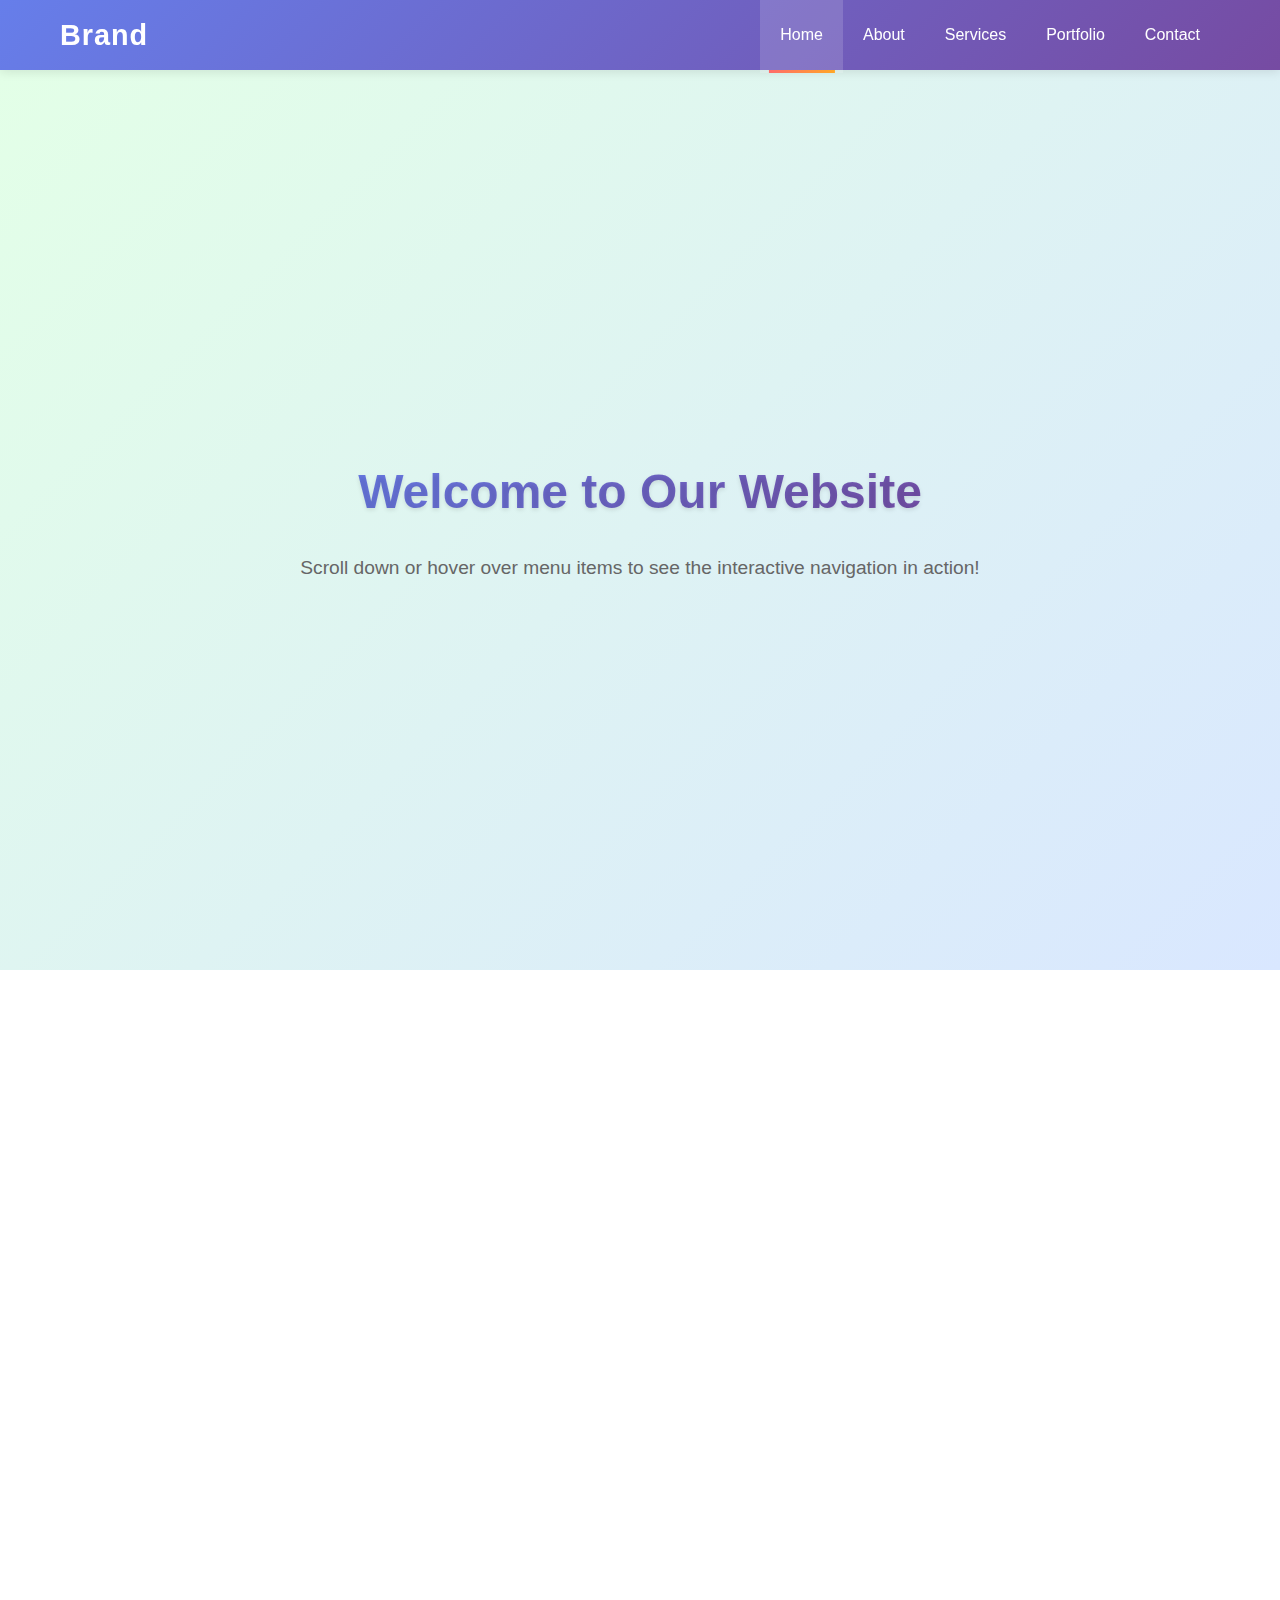
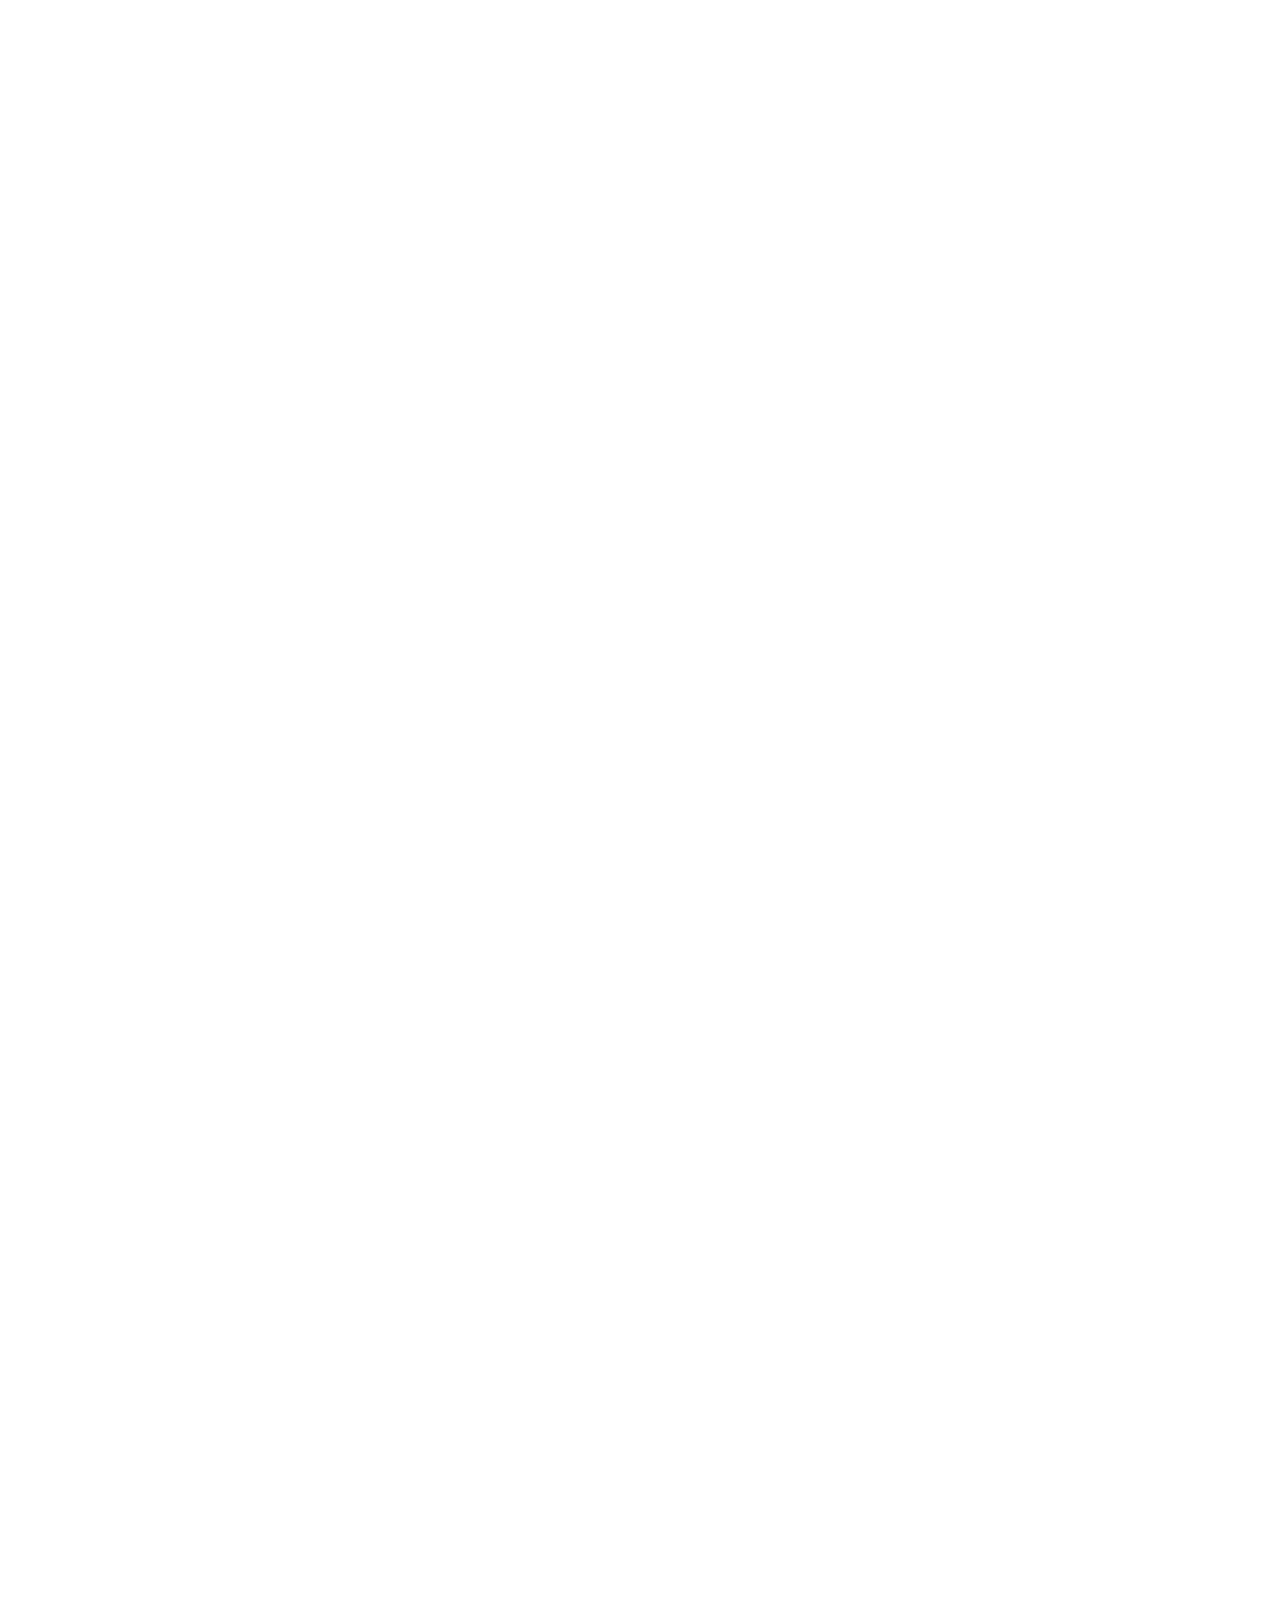
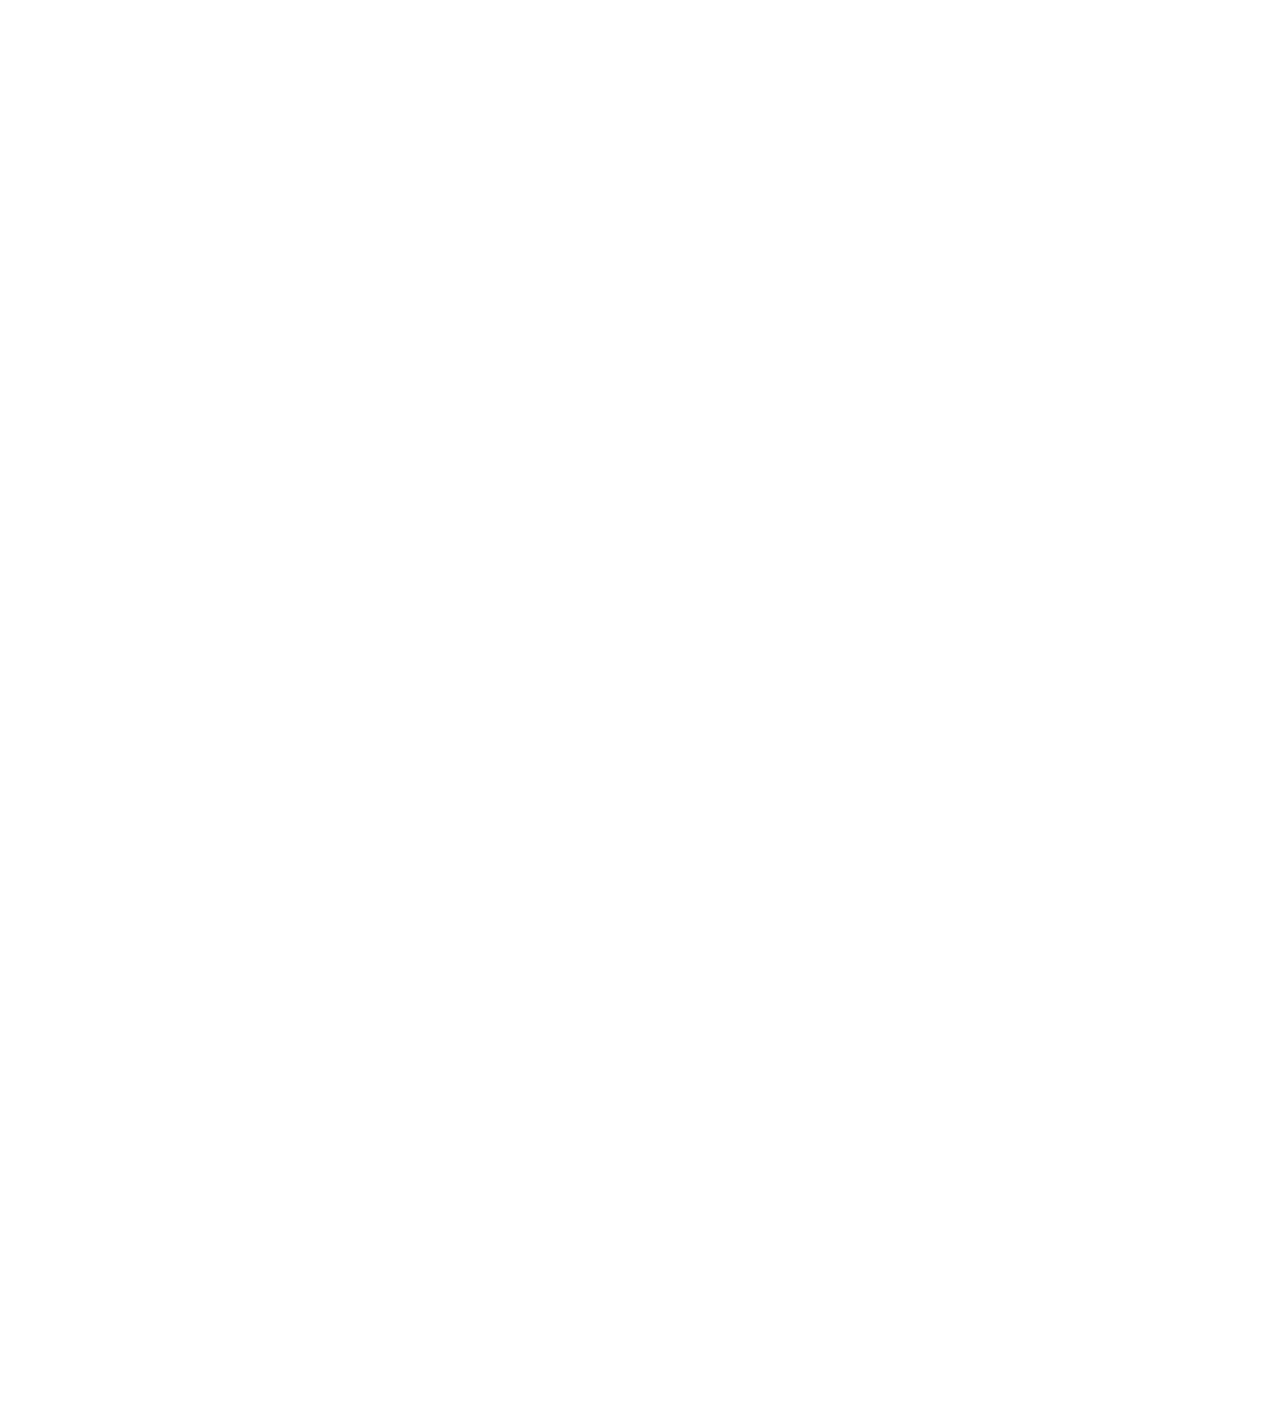
<file: Responsive_Landing_Page/index.html>
<!DOCTYPE html>
<html lang="id">
<head>
    <meta charset="UTF-8">
    <meta name="viewport" content="width=device-width, initial-scale=1.0">
    <title>Interactive Navigation Menu</title>
    <link rel="stylesheet" href="style.css">
</head>
<body>
    <nav class="navbar" id="navbar">
        <div class="nav-container">
            <div class="nav-brand">
                <h2>Brand</h2>
            </div>
            <div class="hamburger" id="hamburger">
                <span class="bar"></span>
                <span class="bar"></span>
                <span class="bar"></span>
            </div>
            <ul class="nav-menu" id="nav-menu">
                <li class="nav-item">
                    <a href="#home" class="nav-link">Home</a>
                </li>
                <li class="nav-item">
                    <a href="#about" class="nav-link">About</a>
                </li>
                <li class="nav-item">
                    <a href="#services" class="nav-link">Services</a>
                </li>
                <li class="nav-item">
                    <a href="#portfolio" class="nav-link">Portfolio</a>
                </li>
                <li class="nav-item">
                    <a href="#contact" class="nav-link">Contact</a>
                </li>
            </ul>
        </div>
    </nav>

    <main>
        <section id="home" class="section">
            <div class="content">
                <h1>Welcome to Our Website</h1>
                <p>Scroll down or hover over menu items to see the interactive navigation in action!</p>
            </div>
        </section>

        <section id="about" class="section">
            <div class="content">
                <h2>About Us</h2>
                <p>This is the about section. Notice how the navigation menu changes when you scroll!</p>
            </div>
        </section>

        <section id="services" class="section">
            <div class="content">
                <h2>Our Services</h2>
                <p>Here are our services. The navigation menu has a fixed position and interactive effects.</p>
            </div>
        </section>

        <section id="portfolio" class="section">
            <div class="content">
                <h2>Portfolio</h2>
                <p>Check out our portfolio. Try hovering over the navigation menu items!</p>
            </div>
        </section>

        <section id="contact" class="section">
            <div class="content">
                <h2>Contact Us</h2>
                <p>Get in touch with us. The navigation remains fixed at the top of the page.</p>
            </div>
        </section>
    </main>

    <script src="script.js"></script>
</body>
</html>
</file>
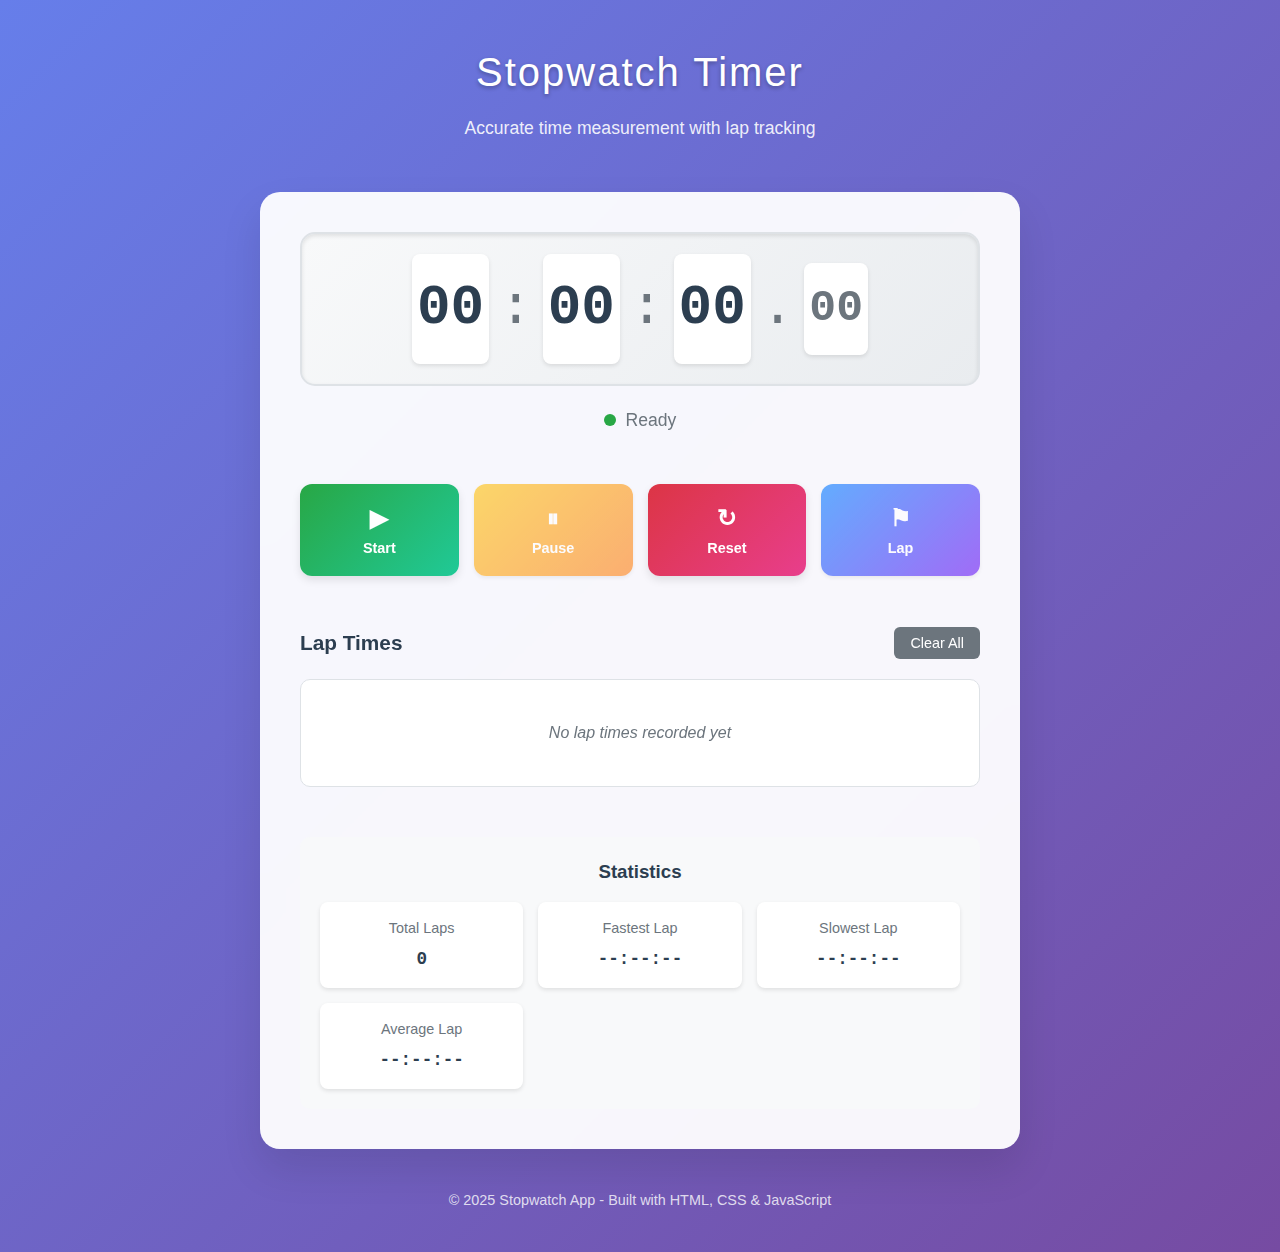
<file: Stopwatch_Web_Application/index.html>
<!DOCTYPE html>
<html lang="id">
<head>
    <meta charset="UTF-8">
    <meta name="viewport" content="width=device-width, initial-scale=1.0">
    <title>Stopwatch Web Application</title>
    <link rel="stylesheet" href="style.css">
</head>
<body>
    <div class="container">
        <header class="app-header">
            <h1>Stopwatch Timer</h1>
            <p>Accurate time measurement with lap tracking</p>
        </header>

        <main class="stopwatch-container">
            <!-- Display Utama -->
            <div class="display-section">
                <div class="time-display" id="timeDisplay">
                    <span class="time-part hours" id="hours">00</span>
                    <span class="separator">:</span>
                    <span class="time-part minutes" id="minutes">00</span>
                    <span class="separator">:</span>
                    <span class="time-part seconds" id="seconds">00</span>
                    <span class="separator">.</span>
                    <span class="time-part milliseconds" id="milliseconds">00</span>
                </div>
                
                <div class="status-indicator" id="statusIndicator">
                    <div class="status-dot"></div>
                    <span class="status-text">Ready</span>
                </div>
            </div>

            <!-- Kontrol Buttons -->
            <div class="controls-section">
                <button class="btn btn-start" id="startBtn">
                    <span class="btn-icon">▶</span>
                    <span class="btn-text">Start</span>
                </button>
                
                <button class="btn btn-pause" id="pauseBtn" disabled>
                    <span class="btn-icon">⏸</span>
                    <span class="btn-text">Pause</span>
                </button>
                
                <button class="btn btn-reset" id="resetBtn">
                    <span class="btn-icon">↻</span>
                    <span class="btn-text">Reset</span>
                </button>
                
                <button class="btn btn-lap" id="lapBtn" disabled>
                    <span class="btn-icon">⚑</span>
                    <span class="btn-text">Lap</span>
                </button>
            </div>

            <!-- Lap Times Section -->
            <div class="lap-section">
                <div class="lap-header">
                    <h3>Lap Times</h3>
                    <button class="btn-clear-laps" id="clearLapsBtn">Clear All</button>
                </div>
                
                <div class="lap-container" id="lapContainer">
                    <div class="no-laps" id="noLaps">
                        <span>No lap times recorded yet</span>
                    </div>
                </div>
            </div>

            <!-- Stats Section -->
            <div class="stats-section" id="statsSection">
                <h3>Statistics</h3>
                <div class="stats-grid">
                    <div class="stat-item">
                        <span class="stat-label">Total Laps</span>
                        <span class="stat-value" id="totalLaps">0</span>
                    </div>
                    <div class="stat-item">
                        <span class="stat-label">Fastest Lap</span>
                        <span class="stat-value" id="fastestLap">--:--:--</span>
                    </div>
                    <div class="stat-item">
                        <span class="stat-label">Slowest Lap</span>
                        <span class="stat-value" id="slowestLap">--:--:--</span>
                    </div>
                    <div class="stat-item">
                        <span class="stat-label">Average Lap</span>
                        <span class="stat-value" id="averageLap">--:--:--</span>
                    </div>
                </div>
            </div>
        </main>

        <footer class="app-footer">
            <p>&copy; 2025 Stopwatch App - Built with HTML, CSS & JavaScript</p>
        </footer>
    </div>

    <script src="script.js"></script>
</body>
</html>
</file>
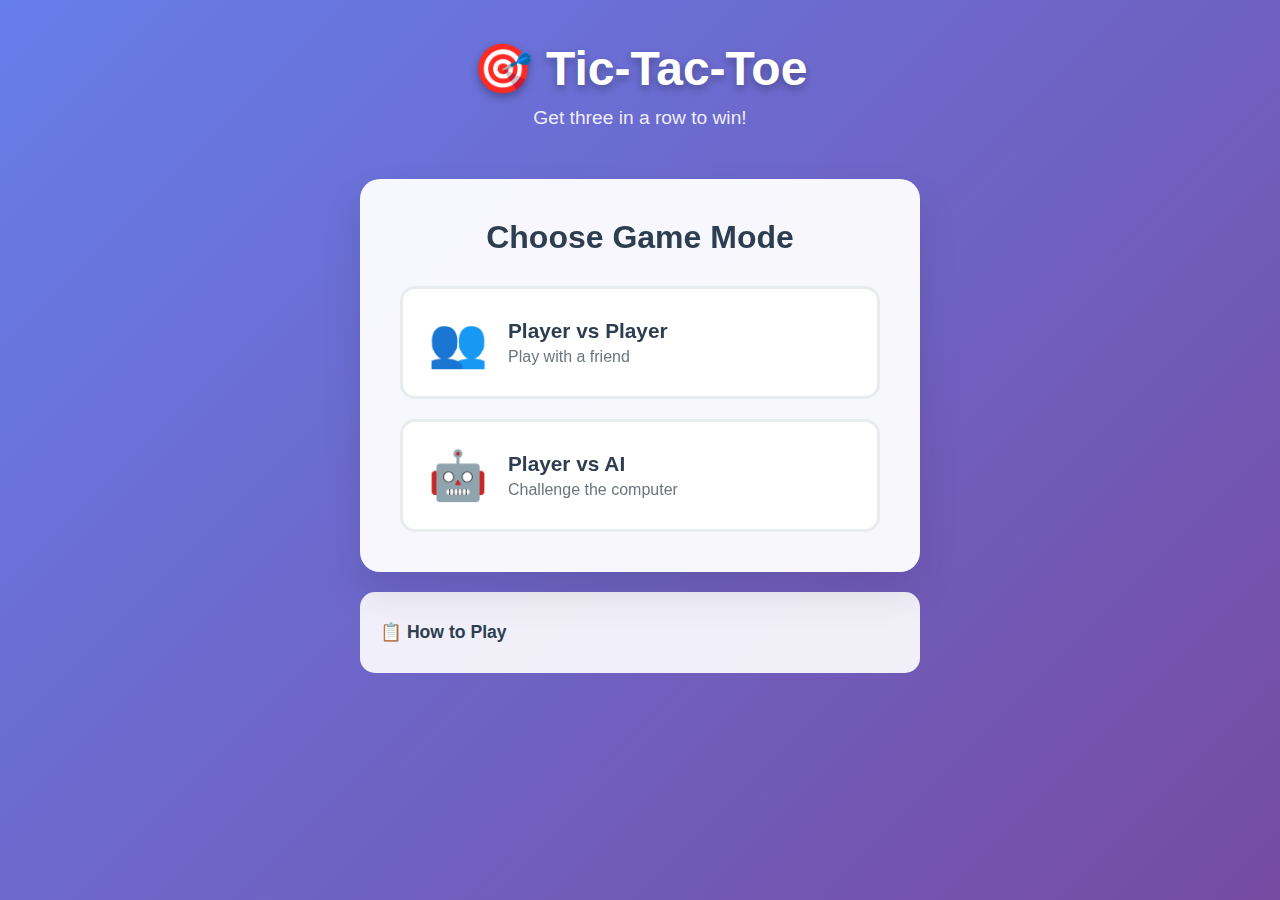
<file: Tic-Tac-Toe_Web_Application/index.html>
<!DOCTYPE html>
<html lang="id">
<head>
    <meta charset="UTF-8">
    <meta name="viewport" content="width=device-width, initial-scale=1.0">
    <title>Tic-Tac-Toe Game</title>
    <link rel="stylesheet" href="style.css">
</head>
<body>
    <div class="container">
        <header class="game-header">
            <h1>🎯 Tic-Tac-Toe</h1>
            <p>Get three in a row to win!</p>
        </header>

        <!-- Game Mode Selection -->
        <div class="mode-selection" id="modeSelection">
            <h2>Choose Game Mode</h2>
            <div class="mode-buttons">
                <button class="mode-btn" id="pvpMode">
                    <div class="mode-icon">👥</div>
                    <div class="mode-text">
                        <h3>Player vs Player</h3>
                        <p>Play with a friend</p>
                    </div>
                </button>
                <button class="mode-btn" id="pvcMode">
                    <div class="mode-icon">🤖</div>
                    <div class="mode-text">
                        <h3>Player vs AI</h3>
                        <p>Challenge the computer</p>
                    </div>
                </button>
            </div>
        </div>

        <!-- AI Difficulty Selection -->
        <div class="difficulty-selection hidden" id="difficultySelection">
            <h2>Choose AI Difficulty</h2>
            <div class="difficulty-buttons">
                <button class="diff-btn" data-level="easy">
                    <span class="diff-icon">😊</span>
                    <span>Easy</span>
                </button>
                <button class="diff-btn" data-level="medium">
                    <span class="diff-icon">😐</span>
                    <span>Medium</span>
                </button>
                <button class="diff-btn" data-level="hard">
                    <span class="diff-icon">😈</span>
                    <span>Hard</span>
                </button>
            </div>
        </div>

        <!-- Game Area -->
        <main class="game-area hidden" id="gameArea">
            <!-- Game Info -->
            <div class="game-info">
                <div class="player-info">
                    <div class="player" id="player1Info">
                        <div class="player-avatar">❌</div>
                        <div class="player-details">
                            <h3 id="player1Name">Player 1</h3>
                            <div class="score" id="player1Score">0</div>
                        </div>
                    </div>
                    
                    <div class="vs-indicator">
                        <span>VS</span>
                    </div>
                    
                    <div class="player" id="player2Info">
                        <div class="player-avatar">⭕</div>
                        <div class="player-details">
                            <h3 id="player2Name">Player 2</h3>
                            <div class="score" id="player2Score">0</div>
                        </div>
                    </div>
                </div>

                <!-- Current Turn -->
                <div class="turn-indicator">
                    <span id="turnText">Player 1's Turn</span>
                    <div class="turn-symbol" id="turnSymbol">❌</div>
                </div>
            </div>

            <!-- Game Board -->
            <div class="game-board" id="gameBoard">
                <div class="cell" data-index="0"></div>
                <div class="cell" data-index="1"></div>
                <div class="cell" data-index="2"></div>
                <div class="cell" data-index="3"></div>
                <div class="cell" data-index="4"></div>
                <div class="cell" data-index="5"></div>
                <div class="cell" data-index="6"></div>
                <div class="cell" data-index="7"></div>
                <div class="cell" data-index="8"></div>
            </div>

            <!-- Game Status -->
            <div class="game-status">
                <div class="status-message" id="statusMessage">Make your move!</div>
                <div class="game-controls">
                    <button class="btn btn-secondary" id="resetGame">🔄 Reset Game</button>
                    <button class="btn btn-primary" id="newGame">🎮 New Game</button>
                    <button class="btn btn-tertiary" id="changeMode">⚙️ Change Mode</button>
                </div>
            </div>

            <!-- Game Stats -->
            <div class="game-stats">
                <div class="stat-item">
                    <span class="stat-label">Games Played</span>
                    <span class="stat-value" id="gamesPlayed">0</span>
                </div>
                <div class="stat-item">
                    <span class="stat-label">Player 1 Wins</span>
                    <span class="stat-value" id="player1Wins">0</span>
                </div>
                <div class="stat-item">
                    <span class="stat-label">Player 2 Wins</span>
                    <span class="stat-value" id="player2Wins">0</span>
                </div>
                <div class="stat-item">
                    <span class="stat-label">Draws</span>
                    <span class="stat-value" id="draws">0</span>
                </div>
            </div>
        </main>

        <!-- Winner Modal -->
        <div class="modal hidden" id="winnerModal">
            <div class="modal-content">
                <div class="winner-animation">
                    <div class="confetti"></div>
                    <div class="confetti"></div>
                    <div class="confetti"></div>
                </div>
                <div class="winner-symbol" id="winnerSymbol">🏆</div>
                <h2 id="winnerText">Player 1 Wins!</h2>
                <p id="winnerSubtext">Congratulations on your victory!</p>
                <div class="modal-buttons">
                    <button class="btn btn-primary" id="playAgain">🎮 Play Again</button>
                    <button class="btn btn-secondary" id="backToMenu">🏠 Main Menu</button>
                </div>
            </div>
        </div>

        <!-- Game Rules -->
        <div class="game-rules">
            <details>
                <summary>📋 How to Play</summary>
                <div class="rules-content">
                    <ul>
                        <li>Players take turns placing X's and O's on the grid</li>
                        <li>First player to get 3 in a row (horizontally, vertically, or diagonally) wins</li>
                        <li>If all 9 squares are filled and no one has 3 in a row, it's a draw</li>
                        <li>In AI mode, the computer will make its move automatically</li>
                        <li>Use the reset button to clear the board and start over</li>
                    </ul>
                </div>
            </details>
        </div>
    </div>

    <script src="script.js"></script>
</body>
</html>
</file>
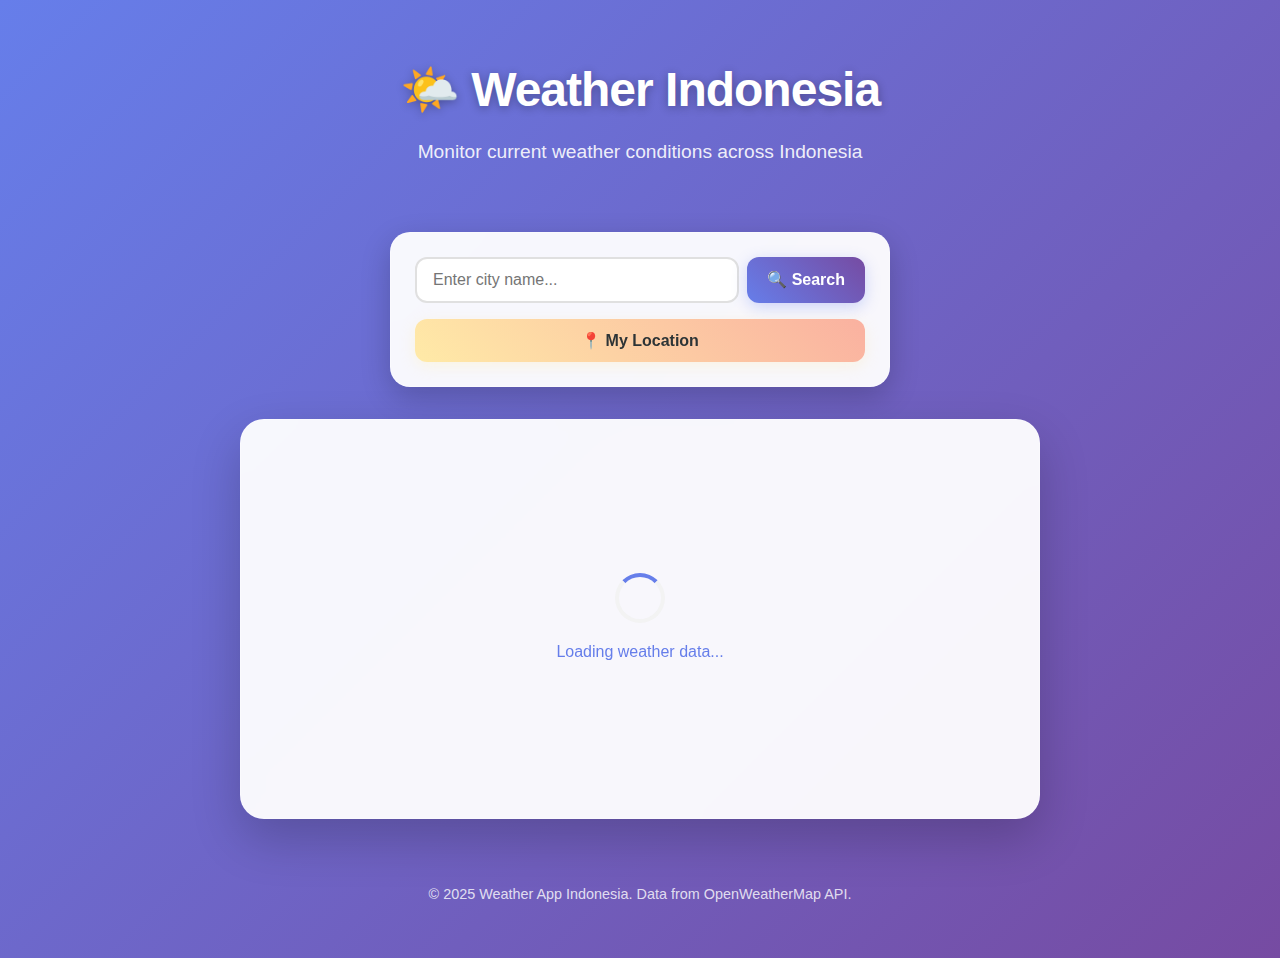
<file: Weather_App/index.html>
<!DOCTYPE html>
<html lang="en">
<head>
    <meta charset="UTF-8">
    <meta name="viewport" content="width=device-width, initial-scale=1.0">
    <title>Weather App Indonesia</title>
    <link rel="stylesheet" href="style.css">
</head>
<body>
    <div class="container">
        <header class="header">
            <h1 class="title">🌤️ Weather Indonesia</h1>
            <p class="subtitle">Monitor current weather conditions across Indonesia</p>
        </header>

        <main class="main-content">
            <!-- Search Section -->
            <section class="search-section">
                <div class="search-container">
                    <div class="location-input">
                        <input type="text" id="cityInput" placeholder="Enter city name..." class="city-input">
                        <button id="searchBtn" class="search-btn">🔍 Search</button>
                    </div>
                    <button id="locationBtn" class="location-btn">📍 My Location</button>
                </div>
            </section>

            <!-- Weather Display Section -->
            <section class="weather-section">
                <div class="weather-card" id="weatherCard">
                    <div class="loading" id="loading">
                        <div class="loader"></div>
                        <p>Loading weather data...</p>
                    </div>

                    <div class="weather-content" id="weatherContent" style="display: none;">
                        <!-- Current Weather -->
                        <div class="current-weather">
                            <div class="weather-main">
                                <div class="weather-icon" id="weatherIcon">☀️</div>
                                <div class="weather-info">
                                    <h2 class="city-name" id="cityName">Jakarta</h2>
                                    <p class="weather-description" id="weatherDesc">Clear</p>
                                    <div class="temperature" id="temperature">28°C</div>
                                </div>
                            </div>
                            <div class="weather-details">
                                <div class="detail-item">
                                    <span class="detail-label">Feels Like</span>
                                    <span class="detail-value" id="feelsLike">30°C</span>
                                </div>
                                <div class="detail-item">
                                    <span class="detail-label">Humidity</span>
                                    <span class="detail-value" id="humidity">65%</span>
                                </div>
                                <div class="detail-item">
                                    <span class="detail-label">Wind Speed</span>
                                    <span class="detail-value" id="windSpeed">5 km/h</span>
                                </div>
                                <div class="detail-item">
                                    <span class="detail-label">Pressure</span>
                                    <span class="detail-value" id="pressure">1013 hPa</span>
                                </div>
                                <div class="detail-item">
                                    <span class="detail-label">Visibility</span>
                                    <span class="detail-value" id="visibility">10 km</span>
                                </div>
                                <div class="detail-item">
                                    <span class="detail-label">UV Index</span>
                                    <span class="detail-value" id="uvIndex">5</span>
                                </div>
                            </div>
                        </div>

                        <!-- Additional Info -->
                        <div class="additional-info">
                            <div class="info-card">
                                <h3>🌅 Sun</h3>
                                <div class="sun-info">
                                    <div class="sun-item">
                                        <span>Sunrise:</span>
                                        <span id="sunrise">06:00</span>
                                    </div>
                                    <div class="sun-item">
                                        <span>Sunset:</span>
                                        <span id="sunset">18:00</span>
                                    </div>
                                </div>
                            </div>
                            <div class="info-card">
                                <h3>🌡️ Today's Temperature</h3>
                                <div class="temp-range">
                                    <div class="temp-item">
                                        <span>Minimum:</span>
                                        <span id="tempMin">22°C</span>
                                    </div>
                                    <div class="temp-item">
                                        <span>Maximum:</span>
                                        <span id="tempMax">32°C</span>
                                    </div>
                                </div>
                            </div>
                        </div>
                    </div>

                    <div class="error-message" id="errorMessage" style="display: none;">
                        <div class="error-icon">❌</div>
                        <h3>Oops! Something went wrong</h3>
                        <p id="errorText">Unable to load weather data. Please try again.</p>
                        <button id="retryBtn" class="retry-btn">Try Again</button>
                    </div>
                </div>
            </section>
        </main>

        <footer class="footer">
            <p>&copy; 2025 Weather App Indonesia. Data from OpenWeatherMap API.</p>
        </footer>
    </div>

    <script src="script.js"></script>
</body>
</html>
</file>
<file: Responsive_Landing_Page/style.css>
* {
    margin: 0;
    padding: 0;
    box-sizing: border-box;
}

body {
    font-family: 'Arial', sans-serif;
    line-height: 1.6;
    color: #333;
}

/* Navigation Styles */
.navbar {
    position: fixed;
    top: 0;
    left: 0;
    width: 100%;
    background: linear-gradient(135deg, #667eea 0%, #764ba2 100%);
    box-shadow: 0 2px 10px rgba(0, 0, 0, 0.1);
    z-index: 1000;
    transition: all 0.3s ease;
}

.navbar.scrolled {
    background: linear-gradient(135deg, #4a90e2 0%, #5a67d8 100%);
    box-shadow: 0 4px 20px rgba(0, 0, 0, 0.2);
    transform: translateY(-2px);
}

.nav-container {
    max-width: 1200px;
    margin: 0 auto;
    padding: 0 20px;
    display: flex;
    justify-content: space-between;
    align-items: center;
    height: 70px;
}

.nav-brand h2 {
    color: white;
    font-size: 1.8rem;
    font-weight: bold;
    letter-spacing: 1px;
    transition: all 0.3s ease;
}

.navbar.scrolled .nav-brand h2 {
    transform: scale(0.9);
    color: #f0f8ff;
}

.nav-menu {
    display: flex;
    list-style: none;
    gap: 0;
}

.nav-item {
    position: relative;
}

.hamburger {
    display: none;
    flex-direction: column;
    cursor: pointer;
    padding: 5px;
    z-index: 1001;
}

.hamburger .bar {
    width: 25px;
    height: 3px;
    background-color: white;
    margin: 3px 0;
    transition: all 0.3s ease;
    border-radius: 2px;
}

.hamburger.active .bar:nth-child(1) {
    transform: rotate(45deg) translate(5px, 5px);
}

.hamburger.active .bar:nth-child(2) {
    opacity: 0;
}

.hamburger.active .bar:nth-child(3) {
    transform: rotate(-45deg) translate(7px, -6px);
}

.nav-link {
    display: block;
    padding: 25px 20px;
    color: white;
    text-decoration: none;
    font-weight: 500;
    font-size: 1rem;
    transition: all 0.3s ease;
    position: relative;
    overflow: hidden;
}

.nav-link::before {
    content: '';
    position: absolute;
    top: 0;
    left: -100%;
    width: 100%;
    height: 100%;
    background: linear-gradient(90deg, transparent, rgba(255, 255, 255, 0.2), transparent);
    transition: left 0.6s ease;
}

.nav-link:hover::before {
    left: 100%;
}

.nav-link::after {
    content: '';
    position: absolute;
    bottom: 0;
    left: 50%;
    width: 0;
    height: 3px;
    background: linear-gradient(90deg, #ff6b6b, #ffa726);
    transition: all 0.3s ease;
    transform: translateX(-50%);
}

.nav-link:hover {
    color: #fff;
    background: rgba(255, 255, 255, 0.1);
    transform: translateY(-2px);
}

.nav-link:hover::after {
    width: 80%;
}

.navbar.scrolled .nav-link {
    color: #f0f8ff;
}

.navbar.scrolled .nav-link:hover {
    background: rgba(255, 255, 255, 0.15);
    color: white;
}

/* Main Content Styles */
main {
    margin-top: 70px;
}

.section {
    min-height: 100vh;
    padding: 80px 20px;
    display: flex;
    align-items: center;
    justify-content: center;
}

.section:nth-child(even) {
    background: linear-gradient(135deg, #f5f7fa 0%, #c3cfe2 100%);
}

.section:nth-child(odd) {
    background: linear-gradient(135deg, #e3ffe7 0%, #d9e7ff 100%);
}

.content {
    max-width: 800px;
    text-align: center;
    animation: fadeInUp 1s ease;
}

.content h1 {
    font-size: 3rem;
    margin-bottom: 20px;
    background: linear-gradient(135deg, #667eea 0%, #764ba2 100%);
    -webkit-background-clip: text;
    background-clip: text;
    -webkit-text-fill-color: transparent;
    text-shadow: 0 2px 4px rgba(0, 0, 0, 0.1);
}

.content h2 {
    font-size: 2.5rem;
    margin-bottom: 20px;
    color: #333;
}

.content p {
    font-size: 1.2rem;
    color: #666;
    line-height: 1.8;
}

/* Animations */
@keyframes fadeInUp {
    from {
        opacity: 0;
        transform: translateY(30px);
    }
    to {
        opacity: 1;
        transform: translateY(0);
    }
}

/* Responsive Design */
@media (max-width: 768px) {
    .hamburger {
        display: flex;
    }
    
    .nav-menu {
        position: fixed;
        left: -100%;
        top: 70px;
        flex-direction: column;
        background: linear-gradient(135deg, #667eea 0%, #764ba2 100%);
        width: 100%;
        text-align: center;
        transition: all 0.3s ease;
        box-shadow: 0 10px 27px rgba(0, 0, 0, 0.05);
        backdrop-filter: blur(10px);
        border-top: 1px solid rgba(255, 255, 255, 0.1);
    }
    
    .nav-menu.active {
        left: 0;
    }
    
    .nav-item {
        margin: 0;
        border-bottom: 1px solid rgba(255, 255, 255, 0.1);
    }
    
    .nav-item:last-child {
        border-bottom: none;
    }
    
    .nav-link {
        padding: 20px 0;
        display: block;
        font-size: 1.1rem;
        width: 100%;
        transform: none !important;
        transition: all 0.3s ease;
    }
    
    .nav-link:hover {
        background: rgba(255, 255, 255, 0.1);
        transform: none !important;
        padding-left: 20px;
    }
    
    .nav-link::after {
        display: none;
    }
    
    .nav-link.active {
        background: rgba(255, 255, 255, 0.2) !important;
        font-weight: bold;
    }
    
    .nav-container {
        padding: 0 15px;
        height: 60px;
    }
    
    .nav-brand h2 {
        font-size: 1.5rem;
    }
    
    .navbar.scrolled .nav-menu {
        background: linear-gradient(135deg, #4a90e2 0%, #5a67d8 100%);
        top: 60px;
    }
    
    .content h1 {
        font-size: 2.5rem;
    }
    
    .content h2 {
        font-size: 2rem;
    }
    
    .content p {
        font-size: 1.1rem;
    }
    
    main {
        margin-top: 60px;
    }
}

@media (max-width: 480px) {
    .hamburger .bar {
        width: 20px;
        height: 2px;
        margin: 2px 0;
    }
    
    .nav-brand h2 {
        font-size: 1.3rem;
    }
    
    .nav-link {
        font-size: 1rem;
        padding: 18px 0;
    }
    
    .content h1 {
        font-size: 2rem;
    }
    
    .content h2 {
        font-size: 1.8rem;
    }
    
    .content p {
        font-size: 1rem;
        padding: 0 15px;
    }
    
    .section {
        padding: 60px 15px;
    }
}

@media (max-width: 320px) {
    .nav-brand h2 {
        font-size: 1.1rem;
    }
    
    .nav-link {
        font-size: 0.9rem;
        padding: 15px 0;
    }
    
    .content h1 {
        font-size: 1.8rem;
    }
    
    .content h2 {
        font-size: 1.6rem;
    }
}
</file>
<file: Stopwatch_Web_Application/style.css>
/* Reset & Base Styles */
* {
    margin: 0;
    padding: 0;
    box-sizing: border-box;
}

body {
    font-family: 'Segoe UI', Tahoma, Geneva, Verdana, sans-serif;
    line-height: 1.6;
    color: #333;
    background: linear-gradient(135deg, #667eea 0%, #764ba2 100%);
    min-height: 100vh;
    overflow-x: hidden;
}

.container {
    max-width: 800px;
    margin: 0 auto;
    padding: 20px;
    min-height: 100vh;
    display: flex;
    flex-direction: column;
}

/* Header Styles */
.app-header {
    text-align: center;
    margin-bottom: 30px;
    padding: 20px 0;
}

.app-header h1 {
    font-size: 2.5rem;
    color: white;
    margin-bottom: 10px;
    text-shadow: 0 2px 4px rgba(0, 0, 0, 0.3);
    font-weight: 300;
    letter-spacing: 2px;
}

.app-header p {
    color: rgba(255, 255, 255, 0.9);
    font-size: 1.1rem;
    font-weight: 300;
}

/* Main Container */
.stopwatch-container {
    background: rgba(255, 255, 255, 0.95);
    border-radius: 20px;
    padding: 40px;
    box-shadow: 0 20px 40px rgba(0, 0, 0, 0.1);
    backdrop-filter: blur(10px);
    flex: 1;
    display: flex;
    flex-direction: column;
    gap: 30px;
}

/* Time Display Section */
.display-section {
    text-align: center;
    margin-bottom: 20px;
}

.time-display {
    font-family: 'Courier New', monospace;
    font-size: 3.5rem;
    font-weight: bold;
    color: #2c3e50;
    margin-bottom: 20px;
    padding: 20px;
    background: linear-gradient(135deg, #f8f9fa 0%, #e9ecef 100%);
    border-radius: 15px;
    border: 2px solid #dee2e6;
    box-shadow: inset 0 2px 4px rgba(0, 0, 0, 0.1);
    display: flex;
    justify-content: center;
    align-items: center;
    gap: 5px;
}

.time-part {
    display: inline-block;
    min-width: 60px;
    padding: 10px 5px;
    background: white;
    border-radius: 8px;
    box-shadow: 0 2px 4px rgba(0, 0, 0, 0.1);
}

.time-part.milliseconds {
    min-width: 40px;
    font-size: 0.8em;
    color: #6c757d;
}

.separator {
    color: #6c757d;
    font-weight: normal;
    padding: 0 5px;
}

.status-indicator {
    display: flex;
    align-items: center;
    justify-content: center;
    gap: 10px;
    font-size: 1.1rem;
    color: #6c757d;
}

.status-dot {
    width: 12px;
    height: 12px;
    border-radius: 50%;
    background: #28a745;
    transition: all 0.3s ease;
}

.status-dot.running {
    background: #dc3545;
    animation: pulse 1.5s infinite;
}

.status-dot.paused {
    background: #ffc107;
}

@keyframes pulse {
    0%, 100% { transform: scale(1); opacity: 1; }
    50% { transform: scale(1.2); opacity: 0.7; }
}

/* Controls Section */
.controls-section {
    display: grid;
    grid-template-columns: repeat(auto-fit, minmax(120px, 1fr));
    gap: 15px;
    margin-bottom: 20px;
}

.btn {
    display: flex;
    flex-direction: column;
    align-items: center;
    justify-content: center;
    gap: 8px;
    padding: 20px 15px;
    border: none;
    border-radius: 12px;
    font-size: 1rem;
    font-weight: 600;
    cursor: pointer;
    transition: all 0.3s ease;
    box-shadow: 0 4px 8px rgba(0, 0, 0, 0.1);
    min-height: 80px;
    position: relative;
    overflow: hidden;
}

.btn::before {
    content: '';
    position: absolute;
    top: 0;
    left: -100%;
    width: 100%;
    height: 100%;
    background: linear-gradient(90deg, transparent, rgba(255, 255, 255, 0.2), transparent);
    transition: left 0.6s ease;
}

.btn:hover::before {
    left: 100%;
}

.btn-icon {
    font-size: 1.5rem;
}

.btn-text {
    font-size: 0.9rem;
}

.btn-start {
    background: linear-gradient(135deg, #28a745, #20c997);
    color: white;
}

.btn-start:hover {
    transform: translateY(-2px);
    box-shadow: 0 6px 12px rgba(40, 167, 69, 0.3);
}

.btn-pause {
    background: linear-gradient(135deg, #ffc107, #fd7e14);
    color: white;
}

.btn-pause:hover:not(:disabled) {
    transform: translateY(-2px);
    box-shadow: 0 6px 12px rgba(255, 193, 7, 0.3);
}

.btn-reset {
    background: linear-gradient(135deg, #dc3545, #e83e8c);
    color: white;
}

.btn-reset:hover {
    transform: translateY(-2px);
    box-shadow: 0 6px 12px rgba(220, 53, 69, 0.3);
}

.btn-lap {
    background: linear-gradient(135deg, #007bff, #6610f2);
    color: white;
}

.btn-lap:hover:not(:disabled) {
    transform: translateY(-2px);
    box-shadow: 0 6px 12px rgba(0, 123, 255, 0.3);
}

.btn:disabled {
    opacity: 0.6;
    cursor: not-allowed;
    transform: none !important;
    box-shadow: 0 2px 4px rgba(0, 0, 0, 0.1) !important;
}

/* Lap Section */
.lap-section {
    flex: 1;
}

.lap-header {
    display: flex;
    justify-content: space-between;
    align-items: center;
    margin-bottom: 20px;
}

.lap-header h3 {
    color: #2c3e50;
    font-size: 1.3rem;
}

.btn-clear-laps {
    background: #6c757d;
    color: white;
    border: none;
    padding: 8px 16px;
    border-radius: 6px;
    cursor: pointer;
    font-size: 0.9rem;
    transition: all 0.3s ease;
}

.btn-clear-laps:hover {
    background: #5a6268;
    transform: translateY(-1px);
}

.lap-container {
    max-height: 300px;
    overflow-y: auto;
    border: 1px solid #dee2e6;
    border-radius: 10px;
    background: white;
}

.no-laps {
    padding: 40px 20px;
    text-align: center;
    color: #6c757d;
    font-style: italic;
}

.lap-item {
    display: flex;
    justify-content: space-between;
    align-items: center;
    padding: 15px 20px;
    border-bottom: 1px solid #f8f9fa;
    transition: background-color 0.3s ease;
    animation: slideInRight 0.3s ease;
}

.lap-item:hover {
    background-color: #f8f9fa;
}

.lap-item:last-child {
    border-bottom: none;
}

.lap-number {
    font-weight: bold;
    color: #007bff;
    min-width: 60px;
}

.lap-time {
    font-family: 'Courier New', monospace;
    font-weight: bold;
    color: #2c3e50;
}

.lap-diff {
    font-size: 0.9rem;
    padding: 4px 8px;
    border-radius: 4px;
    font-weight: bold;
}

.lap-diff.faster {
    background: #d4edda;
    color: #155724;
}

.lap-diff.slower {
    background: #f8d7da;
    color: #721c24;
}

.lap-diff.best {
    background: #fff3cd;
    color: #856404;
}

@keyframes slideInRight {
    from {
        opacity: 0;
        transform: translateX(30px);
    }
    to {
        opacity: 1;
        transform: translateX(0);
    }
}

/* Stats Section */
.stats-section {
    margin-top: 20px;
    padding: 20px;
    background: #f8f9fa;
    border-radius: 10px;
}

.stats-section h3 {
    color: #2c3e50;
    margin-bottom: 15px;
    text-align: center;
}

.stats-grid {
    display: grid;
    grid-template-columns: repeat(auto-fit, minmax(150px, 1fr));
    gap: 15px;
}

.stat-item {
    text-align: center;
    padding: 15px;
    background: white;
    border-radius: 8px;
    box-shadow: 0 2px 4px rgba(0, 0, 0, 0.1);
}

.stat-label {
    display: block;
    font-size: 0.9rem;
    color: #6c757d;
    margin-bottom: 5px;
}

.stat-value {
    display: block;
    font-size: 1.1rem;
    font-weight: bold;
    color: #2c3e50;
    font-family: 'Courier New', monospace;
}

/* Footer */
.app-footer {
    text-align: center;
    padding: 20px 0;
    color: rgba(255, 255, 255, 0.8);
    font-size: 0.9rem;
    margin-top: 20px;
}

/* Responsive Design */
@media (max-width: 768px) {
    .container {
        padding: 15px;
    }
    
    .app-header h1 {
        font-size: 2rem;
    }
    
    .stopwatch-container {
        padding: 25px;
        gap: 25px;
    }
    
    .time-display {
        font-size: 2.5rem;
        padding: 15px;
        flex-wrap: wrap;
        gap: 10px;
    }
    
    .time-part {
        min-width: 50px;
        padding: 8px 4px;
    }
    
    .controls-section {
        grid-template-columns: repeat(2, 1fr);
        gap: 12px;
    }
    
    .btn {
        padding: 15px 10px;
        min-height: 70px;
    }
    
    .lap-item {
        padding: 12px 15px;
        flex-direction: column;
        align-items: flex-start;
        gap: 5px;
    }
    
    .stats-grid {
        grid-template-columns: repeat(2, 1fr);
        gap: 10px;
    }
}

@media (max-width: 480px) {
    .app-header h1 {
        font-size: 1.8rem;
    }
    
    .time-display {
        font-size: 2rem;
        padding: 12px;
    }
    
    .time-part {
        min-width: 40px;
        padding: 6px 3px;
    }
    
    .controls-section {
        grid-template-columns: 1fr;
        gap: 10px;
    }
    
    .btn {
        flex-direction: row;
        justify-content: center;
        gap: 10px;
        min-height: 60px;
        padding: 15px;
    }
    
    .btn-icon {
        font-size: 1.2rem;
    }
    
    .stats-grid {
        grid-template-columns: 1fr;
    }
    
    .lap-header {
        flex-direction: column;
        gap: 10px;
        align-items: flex-start;
    }
}

/* Custom Scrollbar */
.lap-container::-webkit-scrollbar {
    width: 6px;
}

.lap-container::-webkit-scrollbar-track {
    background: #f1f1f1;
    border-radius: 3px;
}

.lap-container::-webkit-scrollbar-thumb {
    background: #c1c1c1;
    border-radius: 3px;
}

.lap-container::-webkit-scrollbar-thumb:hover {
    background: #a8a8a8;
}
</file>
<file: Tic-Tac-Toe_Web_Application/style.css>
/* Reset & Base Styles */
* {
    margin: 0;
    padding: 0;
    box-sizing: border-box;
}

body {
    font-family: 'Segoe UI', Tahoma, Geneva, Verdana, sans-serif;
    background: linear-gradient(135deg, #667eea 0%, #764ba2 100%);
    min-height: 100vh;
    color: #333;
    overflow-x: hidden;
}

.container {
    max-width: 600px;
    margin: 0 auto;
    padding: 20px;
    min-height: 100vh;
    display: flex;
    flex-direction: column;
}

/* Header Styles */
.game-header {
    text-align: center;
    margin-bottom: 30px;
    padding: 20px 0;
}

.game-header h1 {
    font-size: 3rem;
    color: white;
    margin-bottom: 10px;
    text-shadow: 0 4px 8px rgba(0, 0, 0, 0.3);
    font-weight: 700;
}

.game-header p {
    color: rgba(255, 255, 255, 0.9);
    font-size: 1.2rem;
    font-weight: 300;
}

/* Utility Classes */
.hidden {
    display: none !important;
}

/* Mode Selection */
.mode-selection {
    background: rgba(255, 255, 255, 0.95);
    border-radius: 20px;
    padding: 40px;
    box-shadow: 0 20px 40px rgba(0, 0, 0, 0.1);
    backdrop-filter: blur(10px);
    text-align: center;
}

.mode-selection h2 {
    font-size: 2rem;
    margin-bottom: 30px;
    color: #2c3e50;
}

.mode-buttons {
    display: flex;
    flex-direction: column;
    gap: 20px;
}

.mode-btn {
    display: flex;
    align-items: center;
    gap: 20px;
    padding: 25px;
    background: white;
    border: 3px solid #e9ecef;
    border-radius: 15px;
    cursor: pointer;
    transition: all 0.3s ease;
    text-align: left;
    font-size: 1rem;
}

.mode-btn:hover {
    border-color: #007bff;
    transform: translateY(-5px);
    box-shadow: 0 10px 25px rgba(0, 123, 255, 0.2);
}

.mode-icon {
    font-size: 3rem;
    min-width: 60px;
}

.mode-text h3 {
    font-size: 1.3rem;
    margin-bottom: 5px;
    color: #2c3e50;
}

.mode-text p {
    color: #6c757d;
    font-size: 1rem;
}

/* Difficulty Selection */
.difficulty-selection {
    background: rgba(255, 255, 255, 0.95);
    border-radius: 20px;
    padding: 40px;
    box-shadow: 0 20px 40px rgba(0, 0, 0, 0.1);
    backdrop-filter: blur(10px);
    text-align: center;
}

.difficulty-selection h2 {
    font-size: 2rem;
    margin-bottom: 30px;
    color: #2c3e50;
}

.difficulty-buttons {
    display: flex;
    gap: 15px;
    justify-content: center;
}

.diff-btn {
    display: flex;
    flex-direction: column;
    align-items: center;
    gap: 10px;
    padding: 20px;
    background: white;
    border: 3px solid #e9ecef;
    border-radius: 15px;
    cursor: pointer;
    transition: all 0.3s ease;
    min-width: 120px;
    font-size: 1rem;
    font-weight: 600;
}

.diff-btn:hover {
    transform: translateY(-3px);
    box-shadow: 0 8px 20px rgba(0, 0, 0, 0.15);
}

.diff-btn[data-level="easy"]:hover {
    border-color: #28a745;
    box-shadow: 0 8px 20px rgba(40, 167, 69, 0.3);
}

.diff-btn[data-level="medium"]:hover {
    border-color: #ffc107;
    box-shadow: 0 8px 20px rgba(255, 193, 7, 0.3);
}

.diff-btn[data-level="hard"]:hover {
    border-color: #dc3545;
    box-shadow: 0 8px 20px rgba(220, 53, 69, 0.3);
}

.diff-icon {
    font-size: 2rem;
}

/* Game Area */
.game-area {
    background: rgba(255, 255, 255, 0.95);
    border-radius: 20px;
    padding: 30px;
    box-shadow: 0 20px 40px rgba(0, 0, 0, 0.1);
    backdrop-filter: blur(10px);
    flex: 1;
}

/* Game Info */
.game-info {
    margin-bottom: 30px;
}

.player-info {
    display: flex;
    justify-content: space-between;
    align-items: center;
    margin-bottom: 20px;
    padding: 20px;
    background: #f8f9fa;
    border-radius: 15px;
}

.player {
    display: flex;
    align-items: center;
    gap: 15px;
}

.player-avatar {
    font-size: 2.5rem;
    width: 60px;
    height: 60px;
    display: flex;
    align-items: center;
    justify-content: center;
    background: white;
    border-radius: 50%;
    box-shadow: 0 4px 8px rgba(0, 0, 0, 0.1);
}

.player-details h3 {
    font-size: 1.2rem;
    color: #2c3e50;
    margin-bottom: 5px;
}

.score {
    font-size: 1.5rem;
    font-weight: bold;
    color: #007bff;
}

.vs-indicator {
    font-size: 1.5rem;
    font-weight: bold;
    color: #6c757d;
    padding: 10px 20px;
    background: white;
    border-radius: 10px;
    box-shadow: 0 2px 4px rgba(0, 0, 0, 0.1);
}

.turn-indicator {
    display: flex;
    align-items: center;
    justify-content: center;
    gap: 15px;
    padding: 15px;
    background: linear-gradient(135deg, #007bff, #0056b3);
    color: white;
    border-radius: 10px;
    font-size: 1.1rem;
    font-weight: 600;
}

.turn-symbol {
    font-size: 1.5rem;
    animation: bounce 2s infinite;
}

@keyframes bounce {
    0%, 20%, 50%, 80%, 100% {
        transform: translateY(0);
    }
    40% {
        transform: translateY(-10px);
    }
    60% {
        transform: translateY(-5px);
    }
}

/* Game Board */
.game-board {
    display: grid;
    grid-template-columns: repeat(3, 1fr);
    grid-template-rows: repeat(3, 1fr);
    gap: 10px;
    margin: 30px 0;
    padding: 20px;
    background: #f8f9fa;
    border-radius: 15px;
    aspect-ratio: 1;
    max-width: 400px;
    margin-left: auto;
    margin-right: auto;
}

.cell {
    background: white;
    border: 3px solid #e9ecef;
    border-radius: 10px;
    display: flex;
    align-items: center;
    justify-content: center;
    font-size: 3rem;
    cursor: pointer;
    transition: all 0.3s ease;
    position: relative;
    overflow: hidden;
}

.cell::before {
    content: '';
    position: absolute;
    top: 0;
    left: -100%;
    width: 100%;
    height: 100%;
    background: linear-gradient(90deg, transparent, rgba(0, 123, 255, 0.1), transparent);
    transition: left 0.6s ease;
}

.cell:hover::before {
    left: 100%;
}

.cell:hover {
    border-color: #007bff;
    transform: scale(1.05);
    box-shadow: 0 5px 15px rgba(0, 123, 255, 0.2);
}

.cell.filled {
    cursor: not-allowed;
    animation: cellFill 0.5s ease;
}

.cell.filled:hover {
    transform: none;
    border-color: #e9ecef;
}

.cell.winning {
    background: linear-gradient(135deg, #28a745, #20c997);
    border-color: #28a745;
    animation: winningCell 0.8s ease;
}

@keyframes cellFill {
    0% {
        transform: scale(0.8);
        opacity: 0.5;
    }
    50% {
        transform: scale(1.1);
    }
    100% {
        transform: scale(1);
        opacity: 1;
    }
}

@keyframes winningCell {
    0%, 50%, 100% {
        transform: scale(1);
    }
    25%, 75% {
        transform: scale(1.1);
    }
}

/* Game Status */
.game-status {
    text-align: center;
    margin-bottom: 20px;
}

.status-message {
    font-size: 1.3rem;
    font-weight: 600;
    color: #2c3e50;
    margin-bottom: 20px;
    padding: 15px;
    background: #e3f2fd;
    border-radius: 10px;
}

.game-controls {
    display: flex;
    gap: 10px;
    justify-content: center;
    flex-wrap: wrap;
}

.btn {
    padding: 12px 20px;
    border: none;
    border-radius: 8px;
    font-size: 1rem;
    font-weight: 600;
    cursor: pointer;
    transition: all 0.3s ease;
    display: flex;
    align-items: center;
    gap: 8px;
}

.btn-primary {
    background: linear-gradient(135deg, #007bff, #0056b3);
    color: white;
}

.btn-primary:hover {
    transform: translateY(-2px);
    box-shadow: 0 5px 15px rgba(0, 123, 255, 0.3);
}

.btn-secondary {
    background: linear-gradient(135deg, #6c757d, #495057);
    color: white;
}

.btn-secondary:hover {
    transform: translateY(-2px);
    box-shadow: 0 5px 15px rgba(108, 117, 125, 0.3);
}

.btn-tertiary {
    background: linear-gradient(135deg, #17a2b8, #138496);
    color: white;
}

.btn-tertiary:hover {
    transform: translateY(-2px);
    box-shadow: 0 5px 15px rgba(23, 162, 184, 0.3);
}

/* Game Stats */
.game-stats {
    display: grid;
    grid-template-columns: repeat(auto-fit, minmax(120px, 1fr));
    gap: 15px;
    margin-top: 20px;
}

.stat-item {
    text-align: center;
    padding: 15px;
    background: #f8f9fa;
    border-radius: 10px;
    border: 2px solid #e9ecef;
}

.stat-label {
    display: block;
    font-size: 0.9rem;
    color: #6c757d;
    margin-bottom: 5px;
}

.stat-value {
    display: block;
    font-size: 1.5rem;
    font-weight: bold;
    color: #007bff;
}

/* Winner Modal */
.modal {
    position: fixed;
    top: 0;
    left: 0;
    width: 100%;
    height: 100%;
    background: rgba(0, 0, 0, 0.8);
    display: flex;
    align-items: center;
    justify-content: center;
    z-index: 1000;
    animation: modalFadeIn 0.5s ease;
}

.modal-content {
    background: white;
    padding: 40px;
    border-radius: 20px;
    text-align: center;
    max-width: 400px;
    width: 90%;
    position: relative;
    animation: modalSlideIn 0.5s ease;
}

.winner-animation {
    position: absolute;
    top: 0;
    left: 0;
    width: 100%;
    height: 100%;
    overflow: hidden;
    pointer-events: none;
}

.confetti {
    position: absolute;
    width: 10px;
    height: 10px;
    background: #007bff;
    animation: confettiFall 3s infinite;
}

.confetti:nth-child(1) {
    left: 20%;
    animation-delay: 0s;
    background: #28a745;
}

.confetti:nth-child(2) {
    left: 50%;
    animation-delay: 0.5s;
    background: #ffc107;
}

.confetti:nth-child(3) {
    left: 80%;
    animation-delay: 1s;
    background: #dc3545;
}

@keyframes confettiFall {
    0% {
        transform: translateY(-100px) rotate(0deg);
        opacity: 1;
    }
    100% {
        transform: translateY(400px) rotate(360deg);
        opacity: 0;
    }
}

@keyframes modalFadeIn {
    from { opacity: 0; }
    to { opacity: 1; }
}

@keyframes modalSlideIn {
    from {
        transform: translateY(-50px);
        opacity: 0;
    }
    to {
        transform: translateY(0);
        opacity: 1;
    }
}

.winner-symbol {
    font-size: 4rem;
    margin-bottom: 20px;
    animation: winnerPulse 2s infinite;
}

@keyframes winnerPulse {
    0%, 100% { transform: scale(1); }
    50% { transform: scale(1.1); }
}

.modal-content h2 {
    font-size: 2rem;
    color: #2c3e50;
    margin-bottom: 10px;
}

.modal-content p {
    color: #6c757d;
    margin-bottom: 30px;
    font-size: 1.1rem;
}

.modal-buttons {
    display: flex;
    gap: 15px;
    justify-content: center;
    flex-wrap: wrap;
}

/* Game Rules */
.game-rules {
    margin-top: 20px;
    background: rgba(255, 255, 255, 0.9);
    border-radius: 15px;
    overflow: hidden;
}

.game-rules details {
    padding: 20px;
}

.game-rules summary {
    font-size: 1.1rem;
    font-weight: 600;
    color: #2c3e50;
    cursor: pointer;
    list-style: none;
    padding: 10px 0;
}

.game-rules summary::-webkit-details-marker {
    display: none;
}

.rules-content {
    margin-top: 15px;
    padding-top: 15px;
    border-top: 2px solid #e9ecef;
}

.rules-content ul {
    list-style: none;
    padding: 0;
}

.rules-content li {
    padding: 8px 0;
    padding-left: 25px;
    position: relative;
    color: #6c757d;
    line-height: 1.6;
}

.rules-content li::before {
    content: '✓';
    position: absolute;
    left: 0;
    color: #28a745;
    font-weight: bold;
}

/* Responsive Design */
@media (max-width: 768px) {
    .container {
        padding: 15px;
    }
    
    .game-header h1 {
        font-size: 2.5rem;
    }
    
    .mode-selection, .difficulty-selection, .game-area {
        padding: 25px;
    }
    
    .mode-btn {
        flex-direction: column;
        text-align: center;
        gap: 15px;
    }
    
    .difficulty-buttons {
        flex-direction: column;
        align-items: center;
    }
    
    .diff-btn {
        min-width: 200px;
    }
    
    .player-info {
        flex-direction: column;
        gap: 15px;
    }
    
    .vs-indicator {
        order: 2;
    }
    
    .game-board {
        max-width: 300px;
        gap: 8px;
        padding: 15px;
    }
    
    .cell {
        font-size: 2.5rem;
    }
    
    .game-controls {
        flex-direction: column;
        align-items: center;
    }
    
    .btn {
        width: 100%;
        max-width: 200px;
    }
    
    .game-stats {
        grid-template-columns: repeat(2, 1fr);
    }
    
    .modal-content {
        padding: 25px;
    }
    
    .modal-buttons {
        flex-direction: column;
    }
}

@media (max-width: 480px) {
    .game-header h1 {
        font-size: 2rem;
    }
    
    .game-board {
        max-width: 280px;
        gap: 6px;
        padding: 12px;
    }
    
    .cell {
        font-size: 2rem;
    }
    
    .player-avatar {
        font-size: 2rem;
        width: 50px;
        height: 50px;
    }
    
    .stat-value {
        font-size: 1.2rem;
    }
}
</file>
<file: Weather_App/style.css>
/* Reset dan Base Styles */
* {
    margin: 0;
    padding: 0;
    box-sizing: border-box;
}

body {
    font-family: 'Segoe UI', Tahoma, Geneva, Verdana, sans-serif;
    background: linear-gradient(135deg, #667eea 0%, #764ba2 100%);
    min-height: 100vh;
    color: #333;
    line-height: 1.6;
}

.container {
    max-width: 1200px;
    margin: 0 auto;
    padding: 20px;
    min-height: 100vh;
    display: flex;
    flex-direction: column;
}

/* Header Styles */
.header {
    text-align: center;
    margin-bottom: 2rem;
    padding: 2rem 0;
}

.title {
    font-size: 3rem;
    font-weight: 700;
    color: white;
    text-shadow: 0 2px 10px rgba(0, 0, 0, 0.3);
    margin-bottom: 0.5rem;
    letter-spacing: -1px;
}

.subtitle {
    font-size: 1.2rem;
    color: rgba(255, 255, 255, 0.9);
    font-weight: 300;
}

/* Main Content */
.main-content {
    flex: 1;
    display: flex;
    flex-direction: column;
    gap: 2rem;
}

/* Search Section */
.search-section {
    display: flex;
    justify-content: center;
}

.search-container {
    background: rgba(255, 255, 255, 0.95);
    padding: 1.5rem;
    border-radius: 20px;
    box-shadow: 0 10px 30px rgba(0, 0, 0, 0.2);
    backdrop-filter: blur(10px);
    border: 1px solid rgba(255, 255, 255, 0.3);
    display: flex;
    flex-direction: column;
    gap: 1rem;
    width: 100%;
    max-width: 500px;
}

.location-input {
    display: flex;
    gap: 0.5rem;
}

.city-input {
    flex: 1;
    padding: 12px 16px;
    border: 2px solid #e0e0e0;
    border-radius: 12px;
    font-size: 1rem;
    outline: none;
    transition: all 0.3s ease;
    background: white;
}

.city-input:focus {
    border-color: #667eea;
    box-shadow: 0 0 0 3px rgba(102, 126, 234, 0.1);
}

.search-btn, .location-btn {
    padding: 12px 20px;
    border: none;
    border-radius: 12px;
    font-size: 1rem;
    font-weight: 600;
    cursor: pointer;
    transition: all 0.3s ease;
    white-space: nowrap;
}

.search-btn {
    background: linear-gradient(45deg, #667eea, #764ba2);
    color: white;
    box-shadow: 0 4px 15px rgba(102, 126, 234, 0.3);
}

.search-btn:hover {
    transform: translateY(-2px);
    box-shadow: 0 6px 20px rgba(102, 126, 234, 0.4);
}

.location-btn {
    background: linear-gradient(45deg, #ffeaa7, #fab1a0);
    color: #2d3436;
    box-shadow: 0 4px 15px rgba(255, 234, 167, 0.3);
}

.location-btn:hover {
    transform: translateY(-2px);
    box-shadow: 0 6px 20px rgba(255, 234, 167, 0.4);
}

/* Weather Section */
.weather-section {
    display: flex;
    justify-content: center;
}

.weather-card {
    background: rgba(255, 255, 255, 0.95);
    border-radius: 24px;
    padding: 2rem;
    box-shadow: 0 20px 50px rgba(0, 0, 0, 0.2);
    backdrop-filter: blur(10px);
    border: 1px solid rgba(255, 255, 255, 0.3);
    width: 100%;
    max-width: 800px;
    min-height: 400px;
    display: flex;
    align-items: center;
    justify-content: center;
}

/* Loading Animation */
.loading {
    text-align: center;
    color: #667eea;
}

.loader {
    width: 50px;
    height: 50px;
    border: 4px solid #f3f3f3;
    border-top: 4px solid #667eea;
    border-radius: 50%;
    animation: spin 1s linear infinite;
    margin: 0 auto 1rem;
}

@keyframes spin {
    0% { transform: rotate(0deg); }
    100% { transform: rotate(360deg); }
}

/* Weather Content */
.weather-content {
    width: 100%;
}

.current-weather {
    margin-bottom: 2rem;
}

.weather-main {
    display: flex;
    align-items: center;
    gap: 2rem;
    margin-bottom: 2rem;
}

.weather-icon {
    font-size: 5rem;
    animation: float 3s ease-in-out infinite;
}

@keyframes float {
    0%, 100% { transform: translateY(0); }
    50% { transform: translateY(-10px); }
}

.weather-info {
    flex: 1;
}

.city-name {
    font-size: 2.5rem;
    font-weight: 700;
    color: #2d3436;
    margin-bottom: 0.5rem;
}

.weather-description {
    font-size: 1.3rem;
    color: #636e72;
    margin-bottom: 1rem;
    text-transform: capitalize;
}

.temperature {
    font-size: 4rem;
    font-weight: 700;
    color: #667eea;
    text-shadow: 0 2px 10px rgba(102, 126, 234, 0.3);
}

.weather-details {
    display: grid;
    grid-template-columns: repeat(auto-fit, minmax(200px, 1fr));
    gap: 1rem;
    padding: 1.5rem;
    background: rgba(102, 126, 234, 0.05);
    border-radius: 16px;
    border: 1px solid rgba(102, 126, 234, 0.1);
}

.detail-item {
    display: flex;
    justify-content: space-between;
    align-items: center;
    padding: 0.5rem 0;
}

.detail-label {
    color: #636e72;
    font-weight: 500;
}

.detail-value {
    color: #2d3436;
    font-weight: 600;
}

/* Additional Info */
.additional-info {
    display: grid;
    grid-template-columns: repeat(auto-fit, minmax(250px, 1fr));
    gap: 1.5rem;
}

.info-card {
    background: linear-gradient(135deg, rgba(102, 126, 234, 0.1), rgba(118, 75, 162, 0.1));
    padding: 1.5rem;
    border-radius: 16px;
    border: 1px solid rgba(102, 126, 234, 0.2);
}

.info-card h3 {
    color: #2d3436;
    margin-bottom: 1rem;
    font-size: 1.2rem;
}

.sun-info, .temp-range {
    display: flex;
    flex-direction: column;
    gap: 0.8rem;
}

.sun-item, .temp-item {
    display: flex;
    justify-content: space-between;
    align-items: center;
    padding: 0.5rem 0;
    border-bottom: 1px solid rgba(102, 126, 234, 0.1);
}

.sun-item:last-child, .temp-item:last-child {
    border-bottom: none;
}

.sun-item span:first-child, .temp-item span:first-child {
    color: #636e72;
    font-weight: 500;
}

.sun-item span:last-child, .temp-item span:last-child {
    color: #2d3436;
    font-weight: 600;
}

/* Error Message */
.error-message {
    text-align: center;
    color: #e17055;
}

.error-icon {
    font-size: 3rem;
    margin-bottom: 1rem;
}

.error-message h3 {
    color: #e17055;
    margin-bottom: 1rem;
    font-size: 1.5rem;
}

.error-message p {
    color: #636e72;
    margin-bottom: 1.5rem;
    font-size: 1.1rem;
}

.retry-btn {
    background: linear-gradient(45deg, #e17055, #d63031);
    color: white;
    border: none;
    padding: 12px 24px;
    border-radius: 12px;
    font-size: 1rem;
    font-weight: 600;
    cursor: pointer;
    transition: all 0.3s ease;
    box-shadow: 0 4px 15px rgba(225, 112, 85, 0.3);
}

.retry-btn:hover {
    transform: translateY(-2px);
    box-shadow: 0 6px 20px rgba(225, 112, 85, 0.4);
}

/* Footer */
.footer {
    text-align: center;
    padding: 2rem 0;
    margin-top: 2rem;
}

.footer p {
    color: rgba(255, 255, 255, 0.8);
    font-size: 0.9rem;
}

/* Responsive Design */
@media (max-width: 768px) {
    .container {
        padding: 15px;
    }
    
    .title {
        font-size: 2.5rem;
    }
    
    .subtitle {
        font-size: 1.1rem;
    }
    
    .search-container {
        padding: 1rem;
    }
    
    .location-input {
        flex-direction: column;
    }
    
    .weather-card {
        padding: 1.5rem;
    }
    
    .weather-main {
        flex-direction: column;
        text-align: center;
        gap: 1rem;
    }
    
    .weather-icon {
        font-size: 4rem;
    }
    
    .city-name {
        font-size: 2rem;
    }
    
    .temperature {
        font-size: 3rem;
    }
    
    .weather-details {
        grid-template-columns: 1fr;
        gap: 0.5rem;
    }
    
    .additional-info {
        grid-template-columns: 1fr;
        gap: 1rem;
    }
}

@media (max-width: 480px) {
    .title {
        font-size: 2rem;
    }
    
    .subtitle {
        font-size: 1rem;
    }
    
    .weather-card {
        padding: 1rem;
    }
    
    .city-name {
        font-size: 1.8rem;
    }
    
    .temperature {
        font-size: 2.5rem;
    }
    
    .weather-details {
        padding: 1rem;
    }
    
    .info-card {
        padding: 1rem;
    }
}

/* Hover Effects */
.weather-card {
    transition: transform 0.3s ease, box-shadow 0.3s ease;
}

.weather-card:hover {
    transform: translateY(-5px);
    box-shadow: 0 25px 60px rgba(0, 0, 0, 0.25);
}

.detail-item:hover {
    background: rgba(102, 126, 234, 0.05);
    border-radius: 8px;
    padding: 0.8rem 0.5rem;
    transition: all 0.3s ease;
}

/* Smooth Transitions */
.weather-content, .loading, .error-message {
    transition: opacity 0.5s ease;
}

/* Custom Scrollbar */
::-webkit-scrollbar {
    width: 8px;
}

::-webkit-scrollbar-track {
    background: rgba(255, 255, 255, 0.1);
    border-radius: 4px;
}

::-webkit-scrollbar-thumb {
    background: rgba(255, 255, 255, 0.3);
    border-radius: 4px;
}

::-webkit-scrollbar-thumb:hover {
    background: rgba(255, 255, 255, 0.5);
}
</file>
